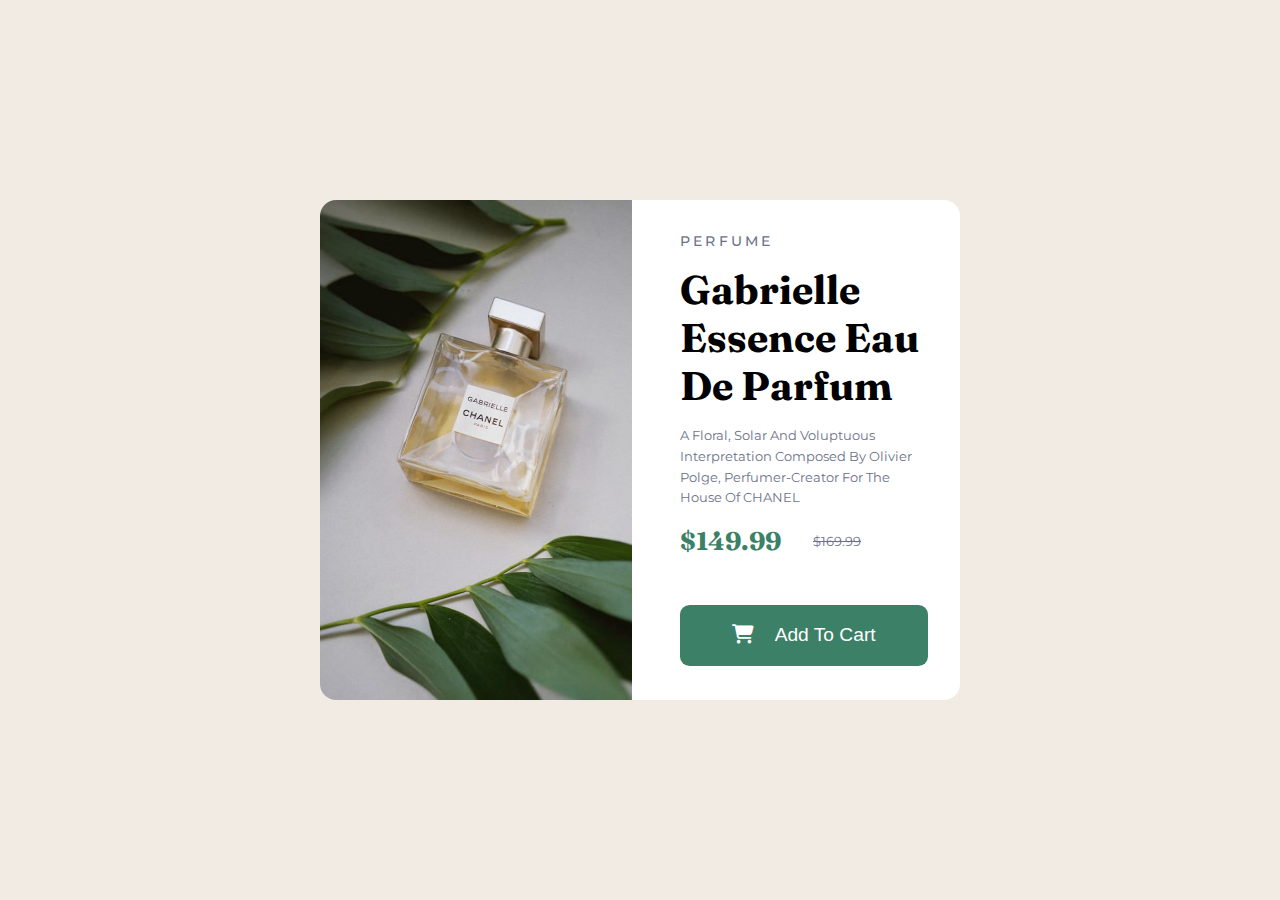
<file: 01-product-preview-card-component/index.html>
<!DOCTYPE html>
<html lang="en">
    <head>
        <meta charset="UTF-8" />
        <meta http-equiv="X-UA-Compatible" content="IE=edge" />
        <meta name="viewport" content="width=device-width, initial-scale=1.0" />
        <title>Document</title>
        <!-- ===============STYLES============== -->
        <link rel="stylesheet" href="./css/style.min.css" />
        <!-- ===============FONTAWESOME============ -->
        <link
            rel="stylesheet"
            href="https://cdnjs.cloudflare.com/ajax/libs/font-awesome/6.2.0/css/all.min.css"
        />
    </head>
    <body>
        <div class="container">
            <div class="cart">
                <div class="image">
                    <img
                        src="./images/image-product-desktop.jpg"
                        alt="parfume img"
                    />
                </div>
                <div class="info">
                    <h4>perfume</h4>
                    <h3>gabrielle essence eau de parfum</h3>
                    <p>
                        a floral, solar and voluptuous interpretation composed
                        by olivier polge, perfumer-creator for the house of
                        CHANEL
                    </p>
                    <div class="price">
                        <h5>$149.99</h5>
                        <small>$169.99</small>
                    </div>
                    <button>
                        <i class="fa-solid fa-cart-shopping"></i> add to cart
                    </button>
                </div>
            </div>
        </div>
    </body>
</html>
</file>
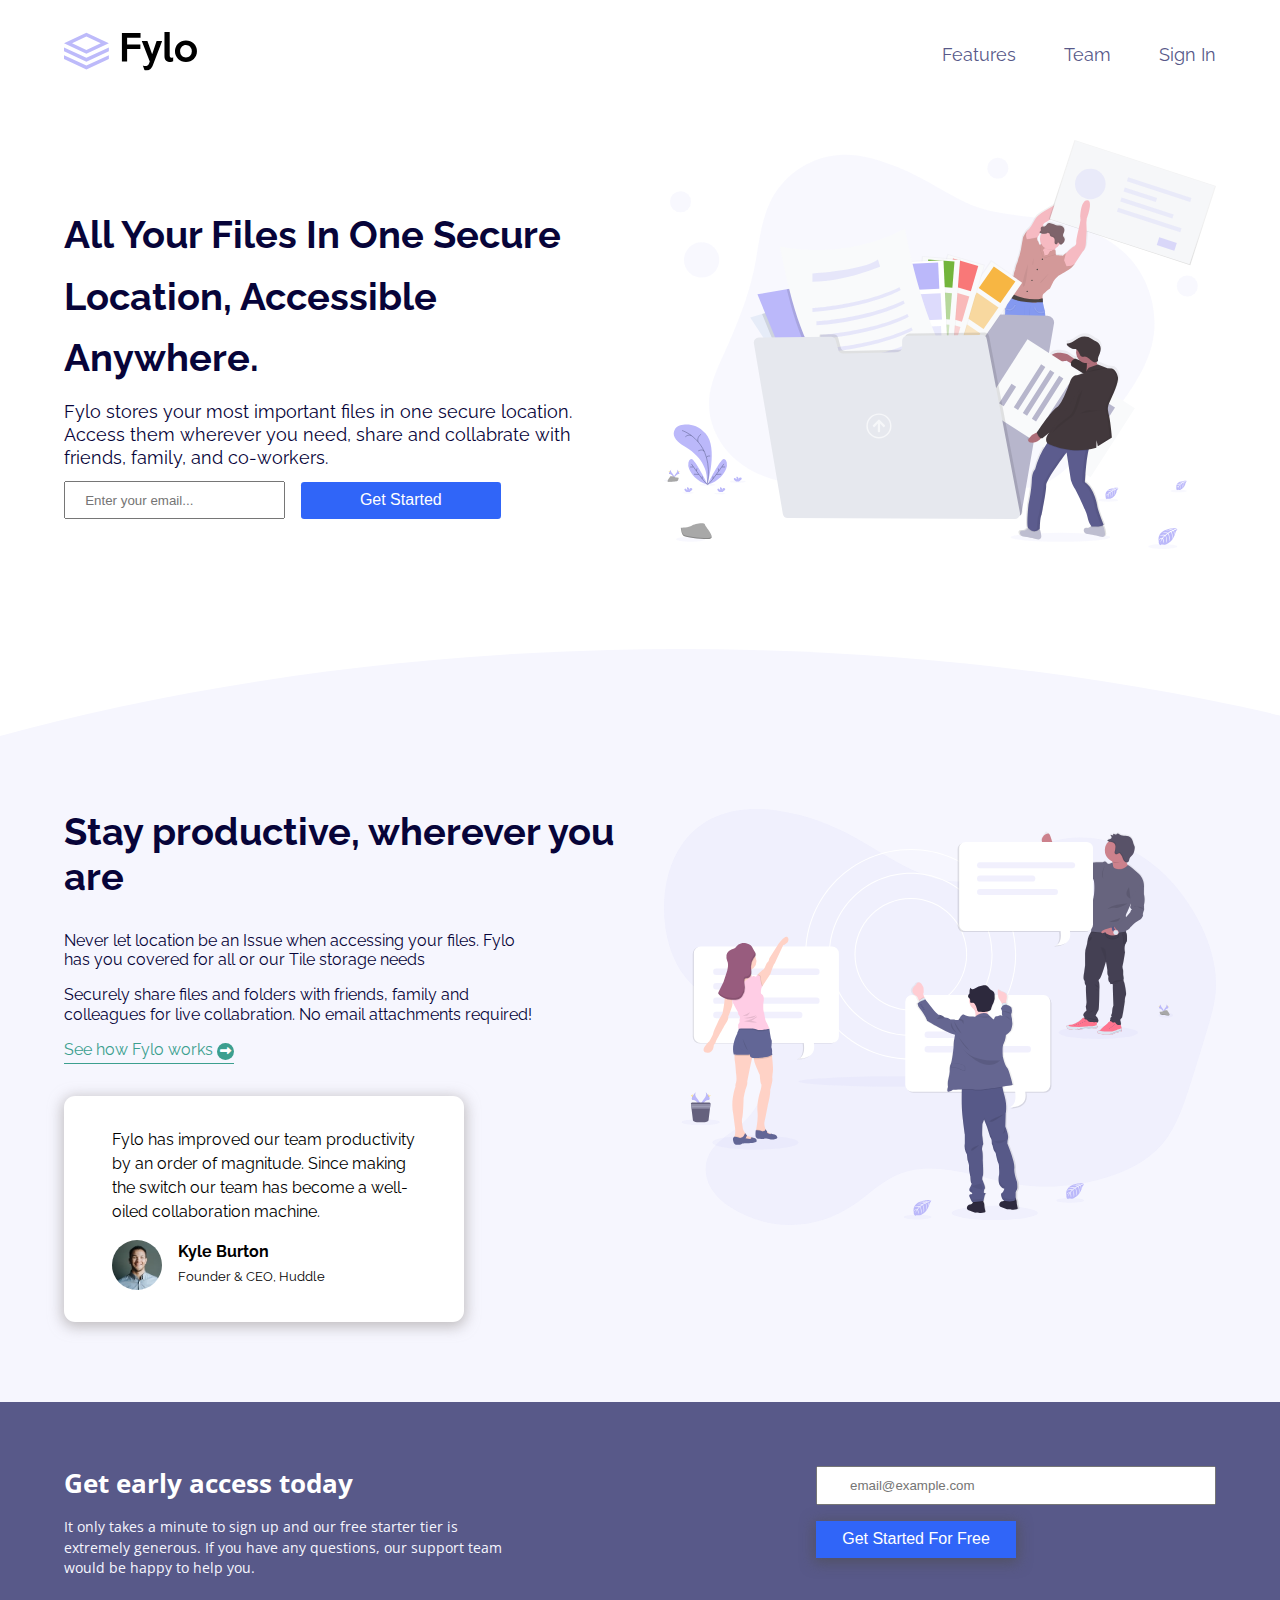
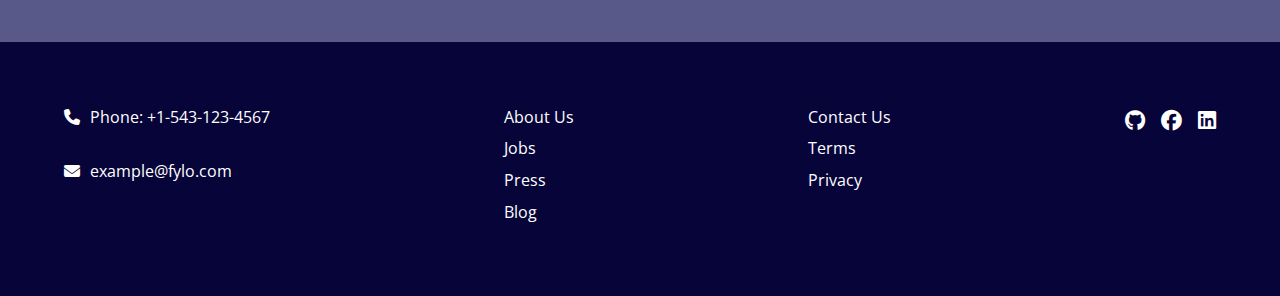
<file: 02-Fylo Landing Page/index.html>
<!DOCTYPE html>
<html lang="en">
    <head>
        <meta charset="UTF-8" />
        <meta http-equiv="X-UA-Compatible" content="IE=edge" />
        <meta name="viewport" content="width=device-width, initial-scale=1.0" />
        <title>Frontend Mentor | Fylo Landing Page</title>
        <!-- ===============STYLES================= -->
        <link rel="stylesheet" href="./styles.css" />
        <!-- ===============Fontwesome============ -->
        <link
            rel="stylesheet"
            href="https://cdnjs.cloudflare.com/ajax/libs/font-awesome/6.2.0/css/all.min.css"
        />
    </head>
    <body>
        <nav>
            <div class="container">
                <div class="logo">
                    <img src="./images/logo.svg" alt="logo" />
                </div>

                <div class="nav-list">
                    <ul>
                        <li>
                            <a href="#">Features</a>
                        </li>
                        <li>
                            <a href="#">Team</a>
                        </li>
                        <li>
                            <a href="#">Sign In</a>
                        </li>
                    </ul>
                </div>
            </div>
        </nav>
        <!-- ========================MAIN============================= -->
        <main>
            <div class="container">
                <div class="info">
                    <h3>
                        all your files in one secure location, accessible
                        anywhere.
                    </h3>
                    <p>
                        Fylo stores your most important files in one secure
                        location. Access them wherever you need, share and
                        collabrate with friends, family, and co-workers.
                    </p>
                    <form>
                        <input type="email" placeholder="Enter your email..." />
                        <button>get started</button>
                    </form>
                </div>
                <div class="hero">
                    <img src="./images/illustration-1.svg" alt="" />
                </div>
            </div>
        </main>
        <!-- ====================== About Section====================== -->
        <section id="about" class="about">
            <div class="container">
                <div class="text">
                    <h3>Stay productive, wherever you are</h3>
                    <p>
                        Never let location be an Issue when accessing your
                        files. Fylo has you covered for all or our Tile storage
                        needs
                    </p>
                    <p>
                        Securely share files and folders with friends, family
                        and colleagues for live collabration. No email
                        attachments required!
                    </p>
                    <a href="#"
                        >See how Fylo works
                        <i class="fa-solid fa-right-long"></i
                    ></a>
                    <div class="testimonials">
                        <p>
                            Fylo has improved our team productivity by an order
                            of magnitude. Since making the switch our team has
                            become a well-oiled collaboration machine.
                        </p>
                        <div class="testimonials-user">
                            <img src="./images/avatar-testimonial.jpg" alt="" />
                            <div>
                                <h4>Kyle Burton</h4>
                                <small>Founder & CEO, Huddle</small>
                            </div>
                        </div>
                    </div>
                </div>
                <div class="image">
                    <img src="./images/illustration-2.svg" alt="" />
                </div>
            </div>
        </section>

        <!-- ====================== Banner Section====================== -->
        <section class="banner">
            <div class="container">
                <div class="banner-info">
                    <h3>Get early access today</h3>
                    <p>
                        It only takes a minute to sign up and our free starter
                        tier is extremely generous. If you have any questions,
                        our support team would be happy to help you.
                    </p>
                </div>
                <div class="banner-form">
                    <input type="email" placeholder="email@example.com" />
                    <button>Get Started For Free</button>
                </div>
            </div>
        </section>

        <!-- ====================== Footer Section====================== -->
        <footer>
            <div class="container">
                <div class="contacts">
                    <a href="#"
                        ><i class="fa-solid fa-phone"></i>Phone:
                        +1-543-123-4567</a
                    >
                    <a href="#"
                        ><i class="fa-solid fa-envelope"></i>example@fylo.com</a
                    >
                </div>
                <div class="links">
                    <ul>
                        <li><a href="#">About Us</a></li>
                        <li><a href="#">Jobs</a></li>
                        <li><a href="#">Press</a></li>
                        <li><a href="#">Blog</a></li>
                    </ul>
                </div>
                <div class="privacy">
                    <ul>
                        <li><a href="#">Contact Us</a></li>
                        <li><a href="#">Terms</a></li>
                        <li><a href="#">Privacy</a></li>
                    </ul>
                </div>
                <div class="socials">
                    <ul>
                        <li>
                            <a href="#"><i class="fa-brands fa-github"></i></a>
                        </li>
                        <li>
                            <a href="#"
                                ><i class="fa-brands fa-facebook"></i
                            ></a>
                        </li>
                        <li>
                            <a href="#"
                                ><i class="fa-brands fa-linkedin"></i
                            ></a>
                        </li>
                    </ul>
                </div>
            </div>
        </footer>
    </body>
</html>
</file>
<file: 02-Fylo Landing Page/styles.css>
@import url("https://fonts.googleapis.com/css2?family=Open+Sans&family=Raleway:wght@400;700&display=swap");

* {
    margin: 0;
    padding: 0;
    box-sizing: border-box;
}
:root {
    --very-dark-blue: hsl(243, 87%, 12%);
    --desaturated-blue: hsl(238, 22%, 44%);
    --bright-blue: hsl(224, 93%, 58%);
    --moderate-cyan: hsl(170, 45%, 43%);
    --light-grayish-blue: hsl(240, 75%, 98%);
    --light-gray: hsl(0, 0%, 75%);
}
html {
    scroll-behavior: smooth;
}
body {
    font-family: "Open Sans", sans-serif;
}
img {
    width: 100%;
    object-fit: cover;
}

/* ===============Navbar================ */

nav .container {
    width: 90%;
    margin: 0 auto;
    display: flex;
    justify-content: space-between;
    align-items: center;
    padding: 2rem 0;
}
.logo img {
    width: 80%;
}
.nav-list ul {
    display: flex;
    gap: 3rem;
    font-family: "Raleway", sans-serif;
}

.nav-list ul li {
    list-style: none;
}
.nav-list ul a {
    text-decoration: none;
    color: var(--desaturated-blue);
    font-size: 1.1rem;
    transition: all 400ms ease;
}
.nav-list ul a:hover {
    color: hsl(238, 29%, 18%);
    cursor: pointer;
}

/* ===============Main=================== */
main {
    font-family: "Raleway", sans-serif;
}
main .container {
    width: 90%;
    margin: 2rem auto;
    display: flex;
    align-items: flex-start;
    gap: 3rem;
}
.info {
    display: flex;
    flex-direction: column;
    justify-content: space-evenly;
    width: 50%;
}
.info h3 {
    text-transform: capitalize;
    font-size: 2.4rem;
    line-height: 1.6;
    color: var(--very-dark-blue);
    margin-top: 4rem;
}
.info p {
    margin-top: 0.8rem;
    line-height: 1.3;
    font-size: 1.1rem;
    color: var(--very-dark-blue);
}
.info form {
    margin-top: 0.7rem;
    display: flex;
    gap: 1rem;
    align-items: center;
}
.info form input {
    padding: 0.6rem 1.2rem;
    outline: none;
    width: 40%;
}
.info form button {
    background: var(--bright-blue);
    color: #fff;
    text-transform: capitalize;
    border: none;
    padding: 0.6rem 1.2rem;
    width: 200px;
    font-size: 1rem;
    border-radius: 0.2rem;
    transition: all 400ms ease;
}
.info form button:hover {
    background: hsl(224, 69%, 41%);
    cursor: pointer;
}
.hero {
    width: 50%;
}

/* ================About Section========================= */
.about {
    margin-top: 6rem;
    background: var(--light-grayish-blue);
    clip-path: ellipse(114% 100% at 53.2% 100%);
}
.about .container {
    width: 90%;
    margin: 0 auto;
    display: flex;
    gap: 3rem;
    padding-top: 10rem;
    padding-bottom: 5rem;
}
.text {
    width: 50%;
    font-family: "Raleway", sans-serif;
}
.text h3 {
    font-size: 2.4rem;
    color: var(--very-dark-blue);
    margin-bottom: 2rem;
}
.text > p {
    font-size: 1rem;
    color: var(--very-dark-blue);
    margin-bottom: 1rem;
    width: 85%;
    line-height: 1.2;
}
.text a {
    color: var(--moderate-cyan);
    text-decoration: none;
    margin-bottom: 2rem;
    display: inline-block;
    border-bottom: 1px solid var(--moderate-cyan);
    padding-bottom: 0.2rem;
}
.text a:hover {
    color: hsl(170, 46%, 30%);
}
.text a i {
    border-radius: 50%;
    background: var(--moderate-cyan);
    color: #fff;
    font-size: 0.7rem;
    padding: 0.2rem;
}
.testimonials {
    width: 400px;
    display: flex;
    flex-direction: column;
    background: #fff;
    padding: 2rem 3rem;
    line-height: 1.5;
    border-radius: 0.7rem;
    box-shadow: 0px 3px 14px 2px rgba(156, 152, 152, 0.6);
}
.testimonials > p {
    margin-bottom: 1rem;
}
.testimonials .testimonials-user {
    display: flex;
}
.testimonials .testimonials-user img {
    width: 50px;
    height: 50px;
    border-radius: 50%;
    margin-right: 1rem;
}
.image {
    width: 50%;
}

/* ================Banner Section ========================= */
.banner {
    background: var(--desaturated-blue);
}
.banner .container {
    width: 90%;
    margin: 0 auto;
    display: flex;
    padding: 4rem 0;
    justify-content: space-between;
}
.banner-info {
    width: 50%;
    color: #fff;
}
.banner-info h3 {
    font-size: 1.6rem;
    margin-bottom: 1rem;
}
.banner-info p {
    font-size: 0.9rem;
    line-height: 1.4;
    width: 80%;
    color: var(--light-grayish-blue);
}
.banner-form {
    display: flex;
    flex-direction: column;
}
.banner-form input {
    width: 400px;
    padding: 0.6rem 2rem;
    outline: none;
}
.banner-form button {
    width: 200px;
    padding: 0.6rem 1.6rem;
    background: var(--bright-blue);
    color: #fff;
    font-size: 1rem;
    border: none;
    margin-top: 1rem;
    box-shadow: 0px 3px 14px 2px rgba(77, 77, 77, 0.6);
    cursor: pointer;
    transition: all 400ms ease;
}
.banner-form button:hover {
    background: hsl(224, 71%, 38%);
}

/* ================Footer Section ========================= */
footer {
    background: var(--very-dark-blue);
}

footer .container {
    width: 90%;
    margin: 0 auto;
    display: flex;
    justify-content: space-between;
    padding: 4rem 0;
}
footer a {
    text-decoration: none;
    color: var(--very-dark-blue);
    color: #fff;
    transition: all 400ms ease;
}

footer li {
    list-style: none;
    margin-bottom: 0.6rem;
}
footer li a:hover {
    color: rgb(196, 181, 181);
}
.contacts {
    display: flex;
    flex-direction: column;
    gap: 2rem;
}

.contacts i {
    padding-right: 0.6rem;
}
.socials ul {
    display: flex;
    flex-direction: row;
    gap: 1rem;
    font-size: 1.3rem;
}
</file>
<file: 01-product-preview-card-component/css/style.min.css>
@import"https://fonts.googleapis.com/css2?family=Fraunces:opsz,wght@9..144,700&family=Montserrat:wght@500;700&display=swap";*{margin:0;padding:0;border:0;outline:0;list-style:none;box-sizing:border-box}.container{background:#f2ebe3;font-family:"Montserrat",sans-serif;display:grid;place-items:center;height:100vh}.container .cart{display:grid;grid-template-columns:repeat(2, 1fr);gap:1rem;width:50%;height:500px;background:#fff;border-radius:1rem}.container .cart .image img{width:100%;display:block;height:500px;border-bottom-left-radius:1rem;border-top-left-radius:1rem}.container .cart .info{padding:2rem}.container .cart .info h4{text-transform:uppercase;letter-spacing:.2rem;color:#6c7289;font-size:.9rem;font-weight:500}.container .cart .info h3{text-transform:capitalize;font-size:2.5rem;padding-top:1rem;font-family:"Fraunces",serif;line-height:1.2}.container .cart .info p{text-transform:capitalize;color:#6c7289;padding-top:1rem;font-size:.8rem;line-height:1.3rem}.container .cart .info .price{display:flex;gap:2rem;margin-top:1rem;align-items:center}.container .cart .info .price h5{font-size:1.6rem;color:#3c8067;font-family:"Fraunces",serif}.container .cart .info .price small{text-decoration:line-through;color:#6c7289}.container .cart .info button{text-transform:capitalize;margin-top:3rem;width:100%;padding:1.2rem;background:#3c8067;color:#fff;border-radius:.6rem;font-size:1.2rem;transition:all 400ms ease}.container .cart .info button i{margin-right:1rem;background:rgba(0,0,0,0)}.container .cart .info button:hover{background-color:#295646;cursor:pointer}/*# sourceMappingURL=style.min.css.map */
</file>
